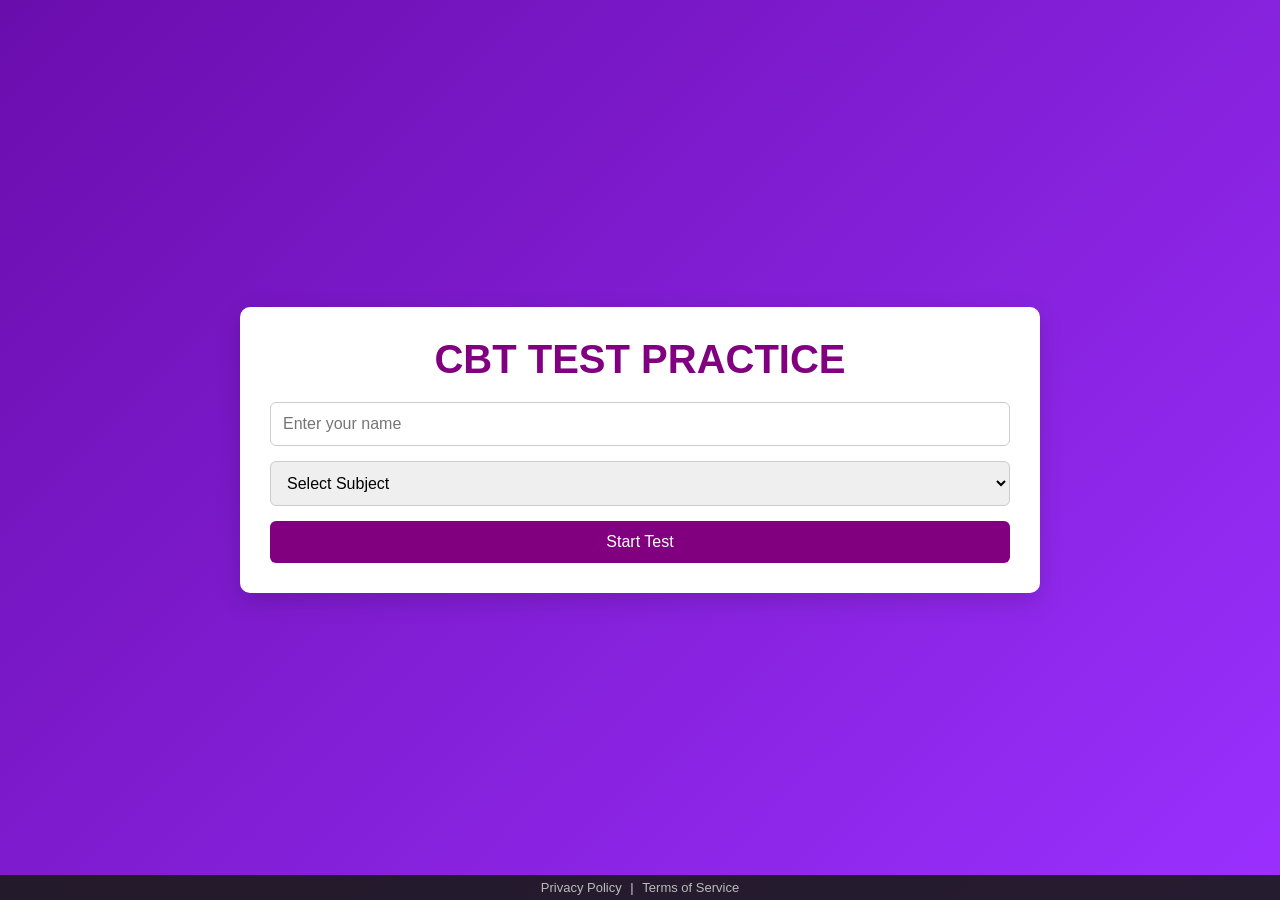
<file: index.html>
<!DOCTYPE html>
<html lang="en">
<head>
  <meta charset="UTF-8">
  <meta name="viewport" content="width=device-width, initial-scale=1.0">
  <meta name="google-adsense-account" content="ca-pub-7661691847063643">
  <title>CBT Test App</title>
  <link rel="stylesheet" href="style.css">
  <script async src="https://pagead2.googlesyndication.com/pagead/js/adsbygoogle.js?client=ca-pub-7661691847063643" crossorigin="anonymous"></script>

  <style>

    .card2 { background:white; color:black; display:flex; justify-content:center; align-items:center; padding:12px 20px; margin:10px auto; border-radius:10px; box-shadow:0 4px 8px rgba(0,0,0,0.05); cursor:pointer; transition:0.3s; }
    .card2:hover { background:#4CAF50; color:white; }
    .modal { display:none; position:fixed; z-index:1000; left:0; top:0; width:100%; height:100%; overflow:auto; background-color: rgba(0,0,0,0.5); justify-content:center; align-items:center; }
    .modal-content { background-color:white; margin:auto; padding:20px; border-radius:12px; max-width:90%; text-align:center; box-shadow:0 4px 12px rgba(0,0,0,0.15); }
    .review-question { background:white; padding:12px; margin:10px 0; border-radius:10px; box-shadow:0 3px 6px rgba(0,0,0,0.05); }
    .review-answer.correct { color:green; }
    .review-answer.wrong { color:red; }
  </style>
</head>

<body>

  <!-- START SCREEN -->
  <div id="startScreen">
    <script>
  atOptions = {
    'key': 'fd6479b96db263c68c986b90084dfe17',
    'format': 'iframe',
    'height': 90,
    'width': 728,
    'params': {}
  };
</script>
<script src="https://www.highperformanceformat.com/fd6479b96db263c68c986b90084dfe17/invoke.js"></script>
    <h1>CBT TEST PRACTICE</h1>
    <input type="text" id="studentName" placeholder="Enter your name" required>
    <select id="subjectSelect">
      <option value="">Select Subject</option>
      <option value="ict">ICT</option>
      <option value="mth">Mathematics</option>
      <option value="phy">Physics</option>
      <option value="chm">Chemistry</option>
    </select>
    <button onclick="startExam()">Start Test</button>
  </div>

  <!-- EXAM SCREEN -->
  <div id="examScreen" style="display:none;">
    <div class="top-bar">
      <h3 id="timer">Time: 02:00</h3>
    </div>

    <div id="questionPalette"></div>
    <div id="questionContainer"></div>

    <!-- AD (hidden by default, will show after submit) -->
    <div id="examAd" style="width:100%; text-align:center; margin:10px 0; display:none;">
      <ins class="adsbygoogle"
           style="display:block"
           data-ad-client="ca-pub-7661691847063643"
           data-ad-slot="1927357274"
           data-ad-format="auto"
           data-full-width-responsive="true"></ins>
    </div>

    <div class="buttons">
      <button onclick="previousQuestion()">Previous</button>
      <button onclick="nextQuestion()">Next</button>
      <button onclick="submitExam()">Submit</button>
    </div>
  </div>

  <!-- RESULT POPUP -->
  <div id="resultModal" class="modal">
    <div class="modal-content">
      <script>
  atOptions = {
    'key': 'fd6479b96db263c68c986b90084dfe17',
    'format': 'iframe',
    'height': 90,
    'width': 728,
    'params': {}
  };
</script>
<script src="https://www.highperformanceformat.com/fd6479b96db263c68c986b90084dfe17/invoke.js"></script>
      <h2>Exam Completed</h2>
      <div id="score"></div>
    </div>
  </div>

  <!-- REVIEW SCREEN -->
  <div id="reviewScreen" style="display:none; padding:20px;">
    <h2>Review Your Answers</h2>
    <div id="reviewContainer"></div>
    <button class="card2" onclick="restartExam()">Try Again</button>
  </div>

  <!-- FOOTER -->
  <footer class="footer-fixed">
    <div class="footer-links">
      <a href="privacy.html" target="_blank">Privacy Policy</a> |
      <a href="terms.html" target="_blank">Terms of Service</a>
    </div>
  </footer>

  <!-- SUBJECT FILES -->
  <script src="ict.js"></script>
  <script src="mth.js"></script>
  <script src="phy.js"></script>
  <script src="chm.js"></script>

  <!-- MAIN JS -->
  <script src="script.js"></script>
<script async src="https://pagead2.googlesyndication.com/pagead/js/adsbygoogle.js?client=ca-pub-7661691847063643"
     crossorigin="anonymous"></script>
<ins class="adsbygoogle"
     style="display:block"
     data-ad-format="autorelaxed"
     data-ad-client="ca-pub-7661691847063643"
     data-ad-slot="7375553675"></ins>
<script>
     (adsbygoogle = window.adsbygoogle || []).push({});
</script>
</body>
</html>
</file>
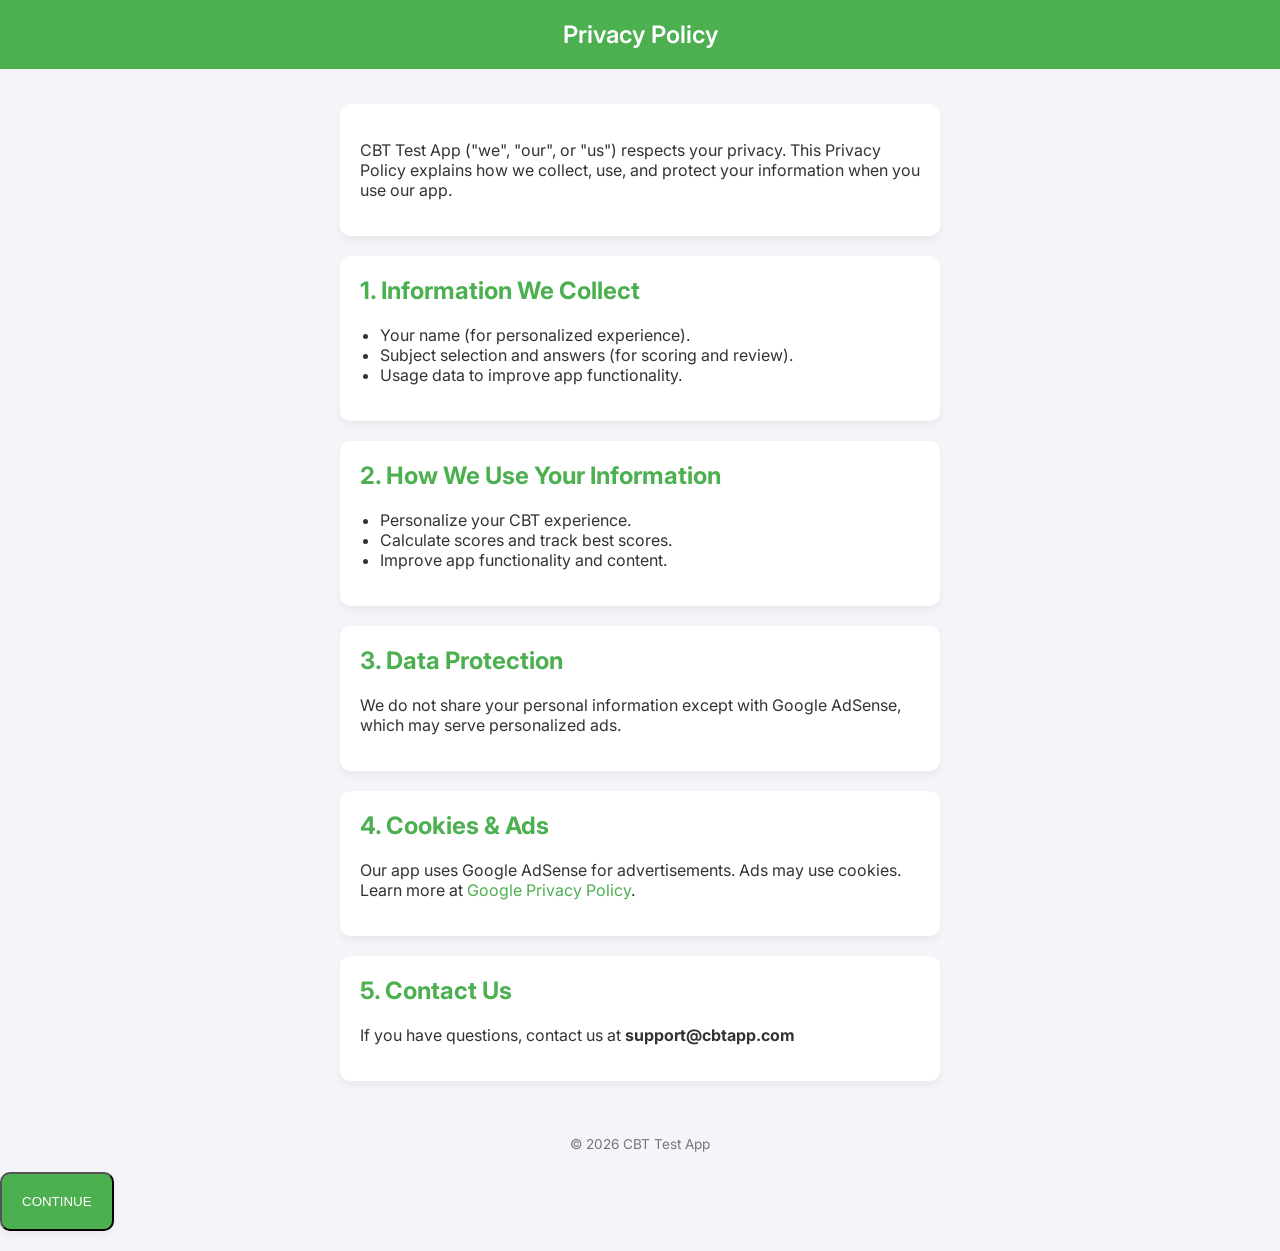
<file: privacy.html>
<!DOCTYPE html>
<html lang="en">
<head>
  <meta charset="UTF-8">
  <meta name="viewport" content="width=device-width, initial-scale=1.0">
<meta name="google-adsense-account" content="ca-pub-7661691847063643">
  <title>Privacy Policy - CBT Test App</title>
  <link href="https://fonts.googleapis.com/css2?family=Inter:wght@400;600&display=swap" rel="stylesheet">
  <style>
    body {
      font-family: 'Inter', sans-serif;
      background: #f4f4f9;
      margin: 0;
      padding: 0;
      color: #333;
    }

    header {
      background: #4CAF50;
      color: #fff;
      padding: 20px 15px;
      text-align: center;
      font-size: 1.5em;
      font-weight: 600;
    }

    main {
      max-width: 600px;
      margin: 20px auto;
      padding: 15px;
    }

    .card {
      background: #fff;
      padding: 20px;
      margin-bottom: 20px;
      border-radius: 10px;
      box-shadow: 0 4px 8px rgba(0,0,0,0.05);
    }

    h2 {
      color: #4CAF50;
      margin-top: 0;
    }

    ul {
      padding-left: 20px;
    }

    a {
      color: #4CAF50;
      text-decoration: none;
    }

    a:hover {
      text-decoration: underline;
    }

    footer {
      text-align: center;
      font-size: 0.85em;
      color: #777;
      margin: 20px 0;
    }
         .card2 {
   background: #4CAF50;
   color: white;
   display: flex;
   justify-content: space-around;
   padding: 20px;
   margin-bottom: 20px;
   border-radius: 10px;
   box-shadow: 0 4px 8px rgba(0, 0, 0, 0.05);
 
  </style>
</head>
<body>
<script>
  atOptions = {
    'key': 'fd6479b96db263c68c986b90084dfe17',
    'format': 'iframe',
    'height': 90,
    'width': 728,
    'params': {}
  };
</script>
<script src="https://www.highperformanceformat.com/fd6479b96db263c68c986b90084dfe17/invoke.js"></script>
<header>Privacy Policy</header>

<main>
  <div class="card">
    <p>CBT Test App ("we", "our", or "us") respects your privacy. This Privacy Policy explains how we collect, use, and protect your information when you use our app.</p>
  </div>
<script>
  atOptions = {
    'key': 'fd6479b96db263c68c986b90084dfe17',
    'format': 'iframe',
    'height': 90,
    'width': 728,
    'params': {}
  };
</script>
<script src="https://www.highperformanceformat.com/fd6479b96db263c68c986b90084dfe17/invoke.js"></script>
  <div class="card">
    <h2>1. Information We Collect</h2>
    <ul>
      <li>Your name (for personalized experience).</li>
      <li>Subject selection and answers (for scoring and review).</li>
      <li>Usage data to improve app functionality.</li>
    </ul>
  </div>
<script>
  atOptions = {
    'key': 'fd6479b96db263c68c986b90084dfe17',
    'format': 'iframe',
    'height': 90,
    'width': 728,
    'params': {}
  };
</script>
<script src="https://www.highperformanceformat.com/fd6479b96db263c68c986b90084dfe17/invoke.js"></script>
  <div class="card">
    <h2>2. How We Use Your Information</h2>
    <ul>
      <li>Personalize your CBT experience.</li>
      <li>Calculate scores and track best scores.</li>
      <li>Improve app functionality and content.</li>
    </ul>
  </div>

  <div class="card">
    <h2>3. Data Protection</h2>
    <p>We do not share your personal information except with Google AdSense, which may serve personalized ads.</p>
  </div>
<script>
  atOptions = {
    'key': 'fd6479b96db263c68c986b90084dfe17',
    'format': 'iframe',
    'height': 90,
    'width': 728,
    'params': {}
  };
</script>
<script src="https://www.highperformanceformat.com/fd6479b96db263c68c986b90084dfe17/invoke.js"></script>
  <div class="card">
    <h2>4. Cookies & Ads</h2>
    <p>Our app uses Google AdSense for advertisements. Ads may use cookies. Learn more at <a href="https://policies.google.com/privacy" target="_blank">Google Privacy Policy</a>.</p>
  </div>
<script>
  atOptions = {
    'key': 'fd6479b96db263c68c986b90084dfe17',
    'format': 'iframe',
    'height': 90,
    'width': 728,
    'params': {}
  };
</script>
<script src="https://www.highperformanceformat.com/fd6479b96db263c68c986b90084dfe17/invoke.js"></script>
  <div class="card">
    <h2>5. Contact Us</h2>
    <p>If you have questions, contact us at <strong>support@cbtapp.com</strong></p>
  </div>
</main>

<footer>&copy; 2026 CBT Test App</footer>
 <button class="card2" onclick="window.location.href='index.html'">
   CONTINUE 
 </button>
</body>
</html>
</file>
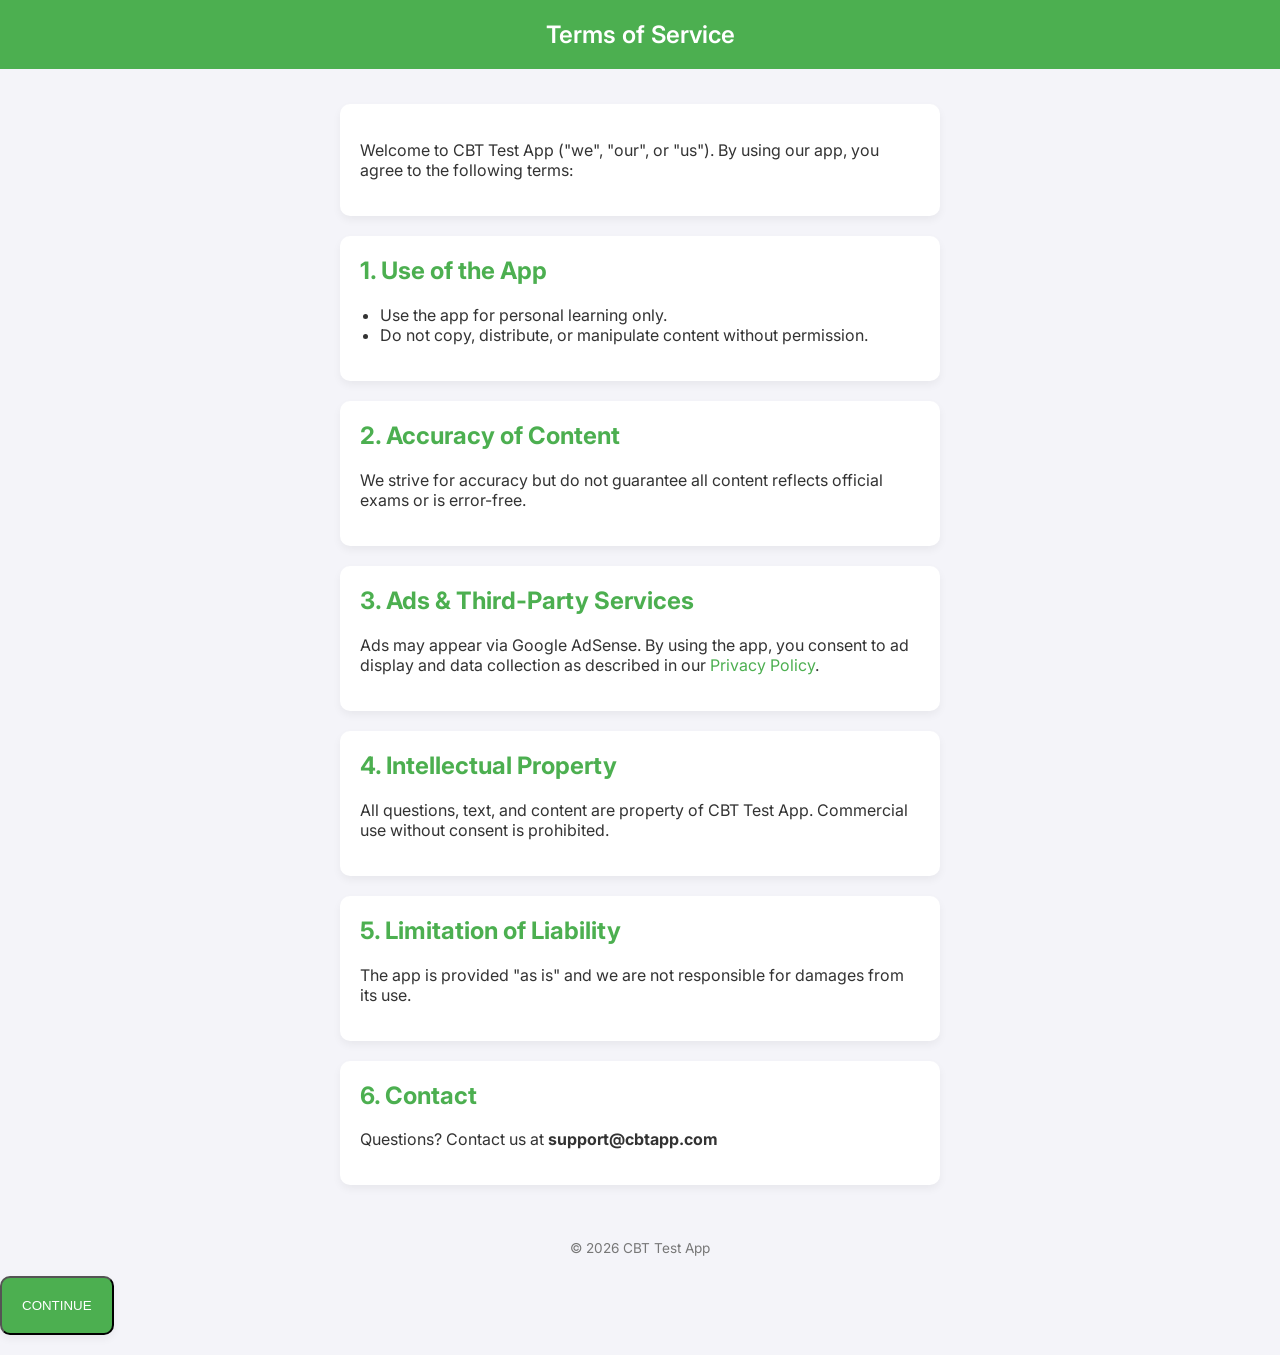
<file: terms.html>
<!DOCTYPE html>
<html lang="en">
<head>
  <meta charset="UTF-8">
  <meta name="viewport" content="width=device-width, initial-scale=1.0">
  <meta name="google-adsense-account" content="ca-pub-7661691847063643">
  <title>Terms of Service - CBT Test App</title>
  <link href="https://fonts.googleapis.com/css2?family=Inter:wght@400;600&display=swap" rel="stylesheet">
  <style>
    body {
      font-family: 'Inter', sans-serif;
      background: #f4f4f9;
      margin: 0;
      padding: 0;
      color: #333;
    }

    header {
      background: #4CAF50;
      color: #fff;
      padding: 20px 15px;
      text-align: center;
      font-size: 1.5em;
      font-weight: 600;
    }

    main {
      max-width: 600px;
      margin: 20px auto;
      padding: 15px;
    }

    .card {
      background: #fff;
      padding: 20px;
      margin-bottom: 20px;
      border-radius: 10px;
      box-shadow: 0 4px 8px rgba(0,0,0,0.05);
    }
     .card2 {
   background: #4CAF50;
   color: white;
   display: flex;
   justify-content: space-around;
   padding: 20px;
   margin-bottom: 20px;
   border-radius: 10px;
   box-shadow: 0 4px 8px rgba(0, 0, 0, 0.05);
 }

    h2 {
      color: #4CAF50;
      margin-top: 0;
    }

    ul {
      padding-left: 20px;
    }

    a {
      color: #4CAF50;
      text-decoration: none;
    }

    a:hover {
      text-decoration: underline;
    }

    footer {
      text-align: center;
      font-size: 0.85em;
      color: #777;
      margin: 20px 0;
    }
  </style>
</head>
<body>

<header>Terms of Service</header>

<main>
  <script>
  atOptions = {
    'key': 'fd6479b96db263c68c986b90084dfe17',
    'format': 'iframe',
    'height': 90,
    'width': 728,
    'params': {}
  };
</script>
<script src="https://www.highperformanceformat.com/fd6479b96db263c68c986b90084dfe17/invoke.js"></script>
  <div class="card">
    <p>Welcome to CBT Test App ("we", "our", or "us"). By using our app, you agree to the following terms:</p>
  </div>

  <div class="card">
    <h2>1. Use of the App</h2>
    <ul>
      <li>Use the app for personal learning only.</li>
      <li>Do not copy, distribute, or manipulate content without permission.</li>
    </ul>
  </div>
<script>
  atOptions = {
    'key': 'fd6479b96db263c68c986b90084dfe17',
    'format': 'iframe',
    'height': 90,
    'width': 728,
    'params': {}
  };
</script>
<script src="https://www.highperformanceformat.com/fd6479b96db263c68c986b90084dfe17/invoke.js"></script>
  <div class="card">
    <h2>2. Accuracy of Content</h2>
    <p>We strive for accuracy but do not guarantee all content reflects official exams or is error-free.</p>
  </div>

  <div class="card">
    <h2>3. Ads & Third-Party Services</h2>
    <p>Ads may appear via Google AdSense. By using the app, you consent to ad display and data collection as described in our <a href="privacy.html">Privacy Policy</a>.</p>
  </div>
<script>
  atOptions = {
    'key': 'fd6479b96db263c68c986b90084dfe17',
    'format': 'iframe',
    'height': 90,
    'width': 728,
    'params': {}
  };
</script>
<script src="https://www.highperformanceformat.com/fd6479b96db263c68c986b90084dfe17/invoke.js"></script>
  <div class="card">
    <h2>4. Intellectual Property</h2>
    <p>All questions, text, and content are property of CBT Test App. Commercial use without consent is prohibited.</p>
  </div>

  <div class="card">
    <h2>5. Limitation of Liability</h2>
    <p>The app is provided "as is" and we are not responsible for damages from its use.</p>
  </div>

  <div class="card">
    <h2>6. Contact</h2>
    <p>Questions? Contact us at <strong>support@cbtapp.com</strong></p>
  </div>
</main>

<footer>&copy; 2026 CBT Test App</footer>
 <button class="card2" onclick="window.location.href='index.html'">
   CONTINUE 
 </button>
 <script>
  atOptions = {
    'key': 'fd6479b96db263c68c986b90084dfe17',
    'format': 'iframe',
    'height': 90,
    'width': 728,
    'params': {}
  };
</script>
<script src="https://www.highperformanceformat.com/fd6479b96db263c68c986b90084dfe17/invoke.js"></script>
</body>
</html>
</file>
<file: style.css>
/* Reset */
* {
  margin: 0;
  padding: 0;
  box-sizing: border-box;
}

body {
  font-family: "Segoe UI", Arial, sans-serif;
  background: linear-gradient(135deg, #6a0dad, #9b30ff);
  display: flex;
  justify-content: center;
  align-items: center;
  min-height: 100vh;
}

/* Main container */
#startScreen,
#examScreen,
#resultScreen {
  width: 800px;
  background: #fff;
  padding: 30px;
  border-radius: 10px;
  box-shadow: 0 8px 25px rgba(0, 0, 0, 0.15);
  text-align: center;
}

/* Start Screen */
#startScreen h1 {
  color: purple;
  font-size: 40px;
  margin-bottom: 20px;
}

#studentName,
#subjectSelect {
  width: 100%;
  padding: 12px;
  margin-bottom: 15px;
  font-size: 16px;
  border-radius: 6px;
  border: 1px solid #ccc;
}

#studentName:focus,
#subjectSelect:focus {
  border-color: purple;
}

#startScreen button {
  width: 100%;
  padding: 12px;
  background: purple;
  color: #fff;
  border: none;
  font-size: 16px;
  border-radius: 6px;
  cursor: pointer;
  transition: 0.3s;
}

#startScreen button:hover {
  background: #6a0dad;
}

/* Top Bar */
.top-bar {
  display: flex;
  justify-content: flex-end;
  background: purple;
  color: #fff;
  padding: 12px 20px;
  border-radius: 6px;
  margin-bottom: 20px;
}

#timer {
  font-weight: bold;
}

/* Question area */
#questionContainer h2 {
  font-size: 20px;
  margin-bottom: 15px;
  text-align: left;
}

#questionContainer button {
  display: block;
  width: 100%;
  text-align: left;
  padding: 10px;
  margin-bottom: 10px;
  border-radius: 6px;
  border: 1px solid #ddd;
  background: #f9f9f9;
  cursor: pointer;
  font-size: 14px;
  transition: 0.3s;
}

#questionContainer button:hover {
  background: #f0e6ff;
  border-color: purple;
}

/* Navigation buttons */
.buttons {
  display: flex;
  justify-content: space-between;
  margin-top: 20px;
}

.buttons button {
  padding: 12px 20px;
  border: none;
  background: purple;
  color: #fff;
  border-radius: 6px;
  cursor: pointer;
  transition: 0.3s;
  font-size: 14px;
}

.buttons button:hover {
  background: #6a0dad;
}

/* Result Screen */
#resultScreen h2 {
  color: purple;
  font-size: 22px;
}

/* Timer flash animation */
@keyframes blink {
  0% {
    opacity: 1;
  }
  
  50% {
    opacity: 0;
  }
  
  100% {
    opacity: 1;
  }
}

.flash {
  animation: blink 1s infinite;
}

/* Responsive */
@media(max-width: 850px) {

  #startScreen,
  #examScreen,
  #resultScreen {
    width: 95%;
    padding: 20px;
  }
}
.optionBtn{
display:block;
margin:8px 0;
padding:10px;
width:100%;
border:none;
background:#eee;
cursor:pointer;
}

.optionBtn:hover{
background:#ddd;
}

.selected{
background:#4CAF50 !important;
color:white;
}

#questionPalette{
display:flex;
flex-wrap:wrap;
gap:5px;
margin:10px 0;
}

#questionPalette button{
width:35px;
height:35px;
border:none;
background:#eee;
cursor:pointer;
}
/* RESULT POPUP */

.modal{
display:none;
position:fixed;
z-index:1000;
left:0;
top:0;
width:100%;
height:100%;
background:rgba(0,0,0,0.7);
justify-content:center;
align-items:center;
}

.modal-content{
background:white;
padding:30px;
border-radius:10px;
width:90%;
max-width:400px;
text-align:center;
animation:popup 0.3s ease;
}

.modal-content h2{
margin-bottom:10px;
}

.modal-content button{
margin-top:15px;
padding:10px 20px;
border:none;
background:#4CAF50;
color:white;
cursor:pointer;
border-radius:5px;
}

@keyframes popup{
from{transform:scale(0.7);opacity:0;}
to{transform:scale(1);opacity:1;}
}
.review-question{
  border:1px solid #ccc;
  padding:15px;
  margin:10px 0;
  border-radius:8px;
}

.correct{
  background-color:#d4edda;
  padding:5px;
  border-radius:4px;
}

.wrong{
  background-color:#f8d7da;
  padding:5px;
  border-radius:4px;
}

.review-answer{
  margin:5px 0;
}
.modal{
    display:none;
    position:fixed;
    z-index:1000;
    left:0;
    top:0;
    width:100%;
    height:100%;
    background:rgba(0,0,0,0.7);
    justify-content:center;
    align-items:center;
}

.modal-content{
    background:white;
    padding:30px;
    border-radius:10px;
    width:90%;
    max-width:400px;
    text-align:center;
    animation:popup 0.3s ease;
}

@keyframes popup{
    from{transform:scale(0.7);opacity:0;}
    to{transform:scale(1);opacity:1;}
}

.review-question{
    border:1px solid #ccc;
    padding:15px;
    margin:10px 0;
    border-radius:8px;
}

.correct{
    background-color:#d4edda;
    padding:5px;
    border-radius:4px;
}

.wrong{
    background-color:#f8d7da;
    padding:5px;
    border-radius:4px;
}

#progressBar{
    width:100%;
    height:8px;
    background:#ddd;
    margin:10px 0;
}

#progress{
    height:8px;
    width:0%;
    background:#4CAF50;
}

.optionBtn{
    display:block;
    margin:8px 0;
    padding:10px;
    width:100%;
    border:none;
    background:#eee;
    cursor:pointer;
}

.selected{
    background:#4CAF50 !important;
    color:white;
}
.footer-fixed {
  position: fixed;
  bottom: 0;
  left: 0;
  width: 100%;
  background: rgba(26, 26, 26, 0.9); /* semi-transparent dark */
  color: #ccc;
  text-align: center;
  padding: 5px 0;
  font-size: 13px;
  z-index: 1000; /* stays on top */
}

.footer-fixed a {
  color: #bbb;
  text-decoration: none;
  margin: 0 5px;
  transition: color 0.2s;
}

.footer-fixed a:hover {
  color: #fff;
}
</file>
